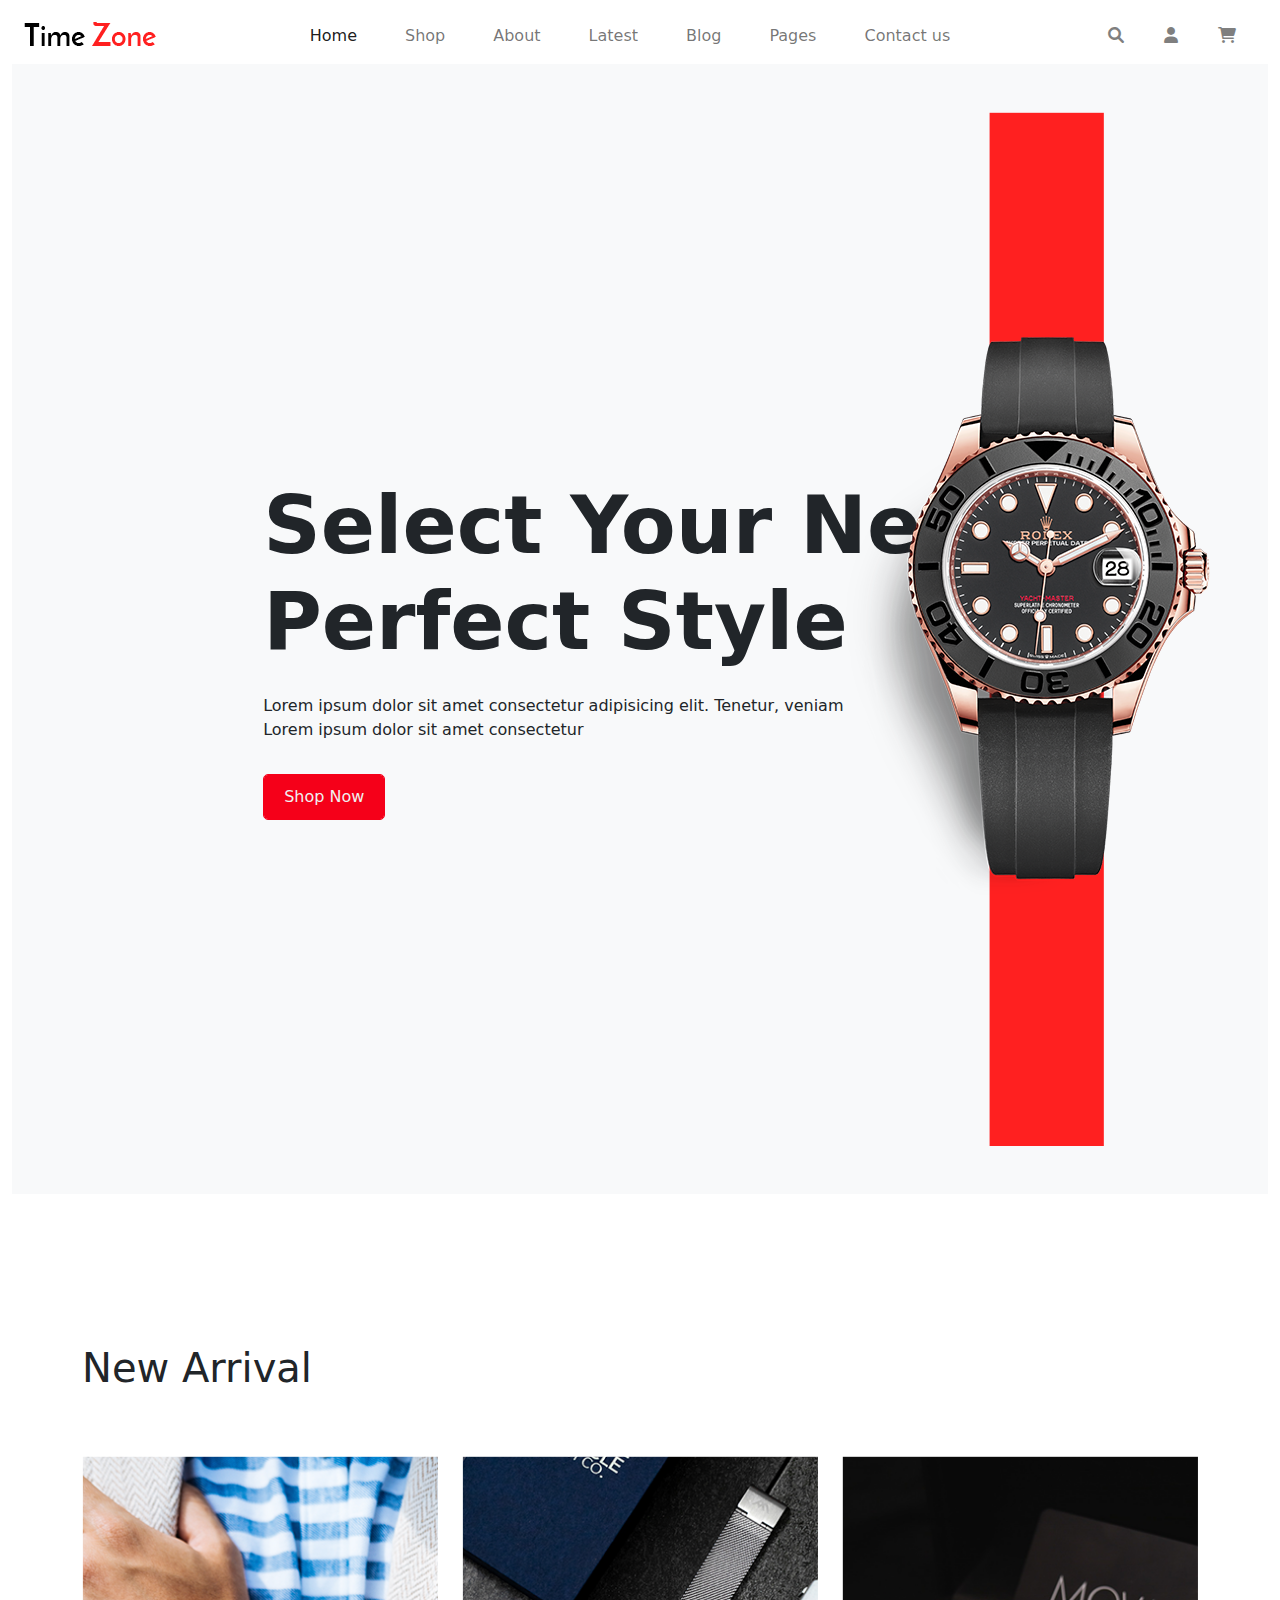
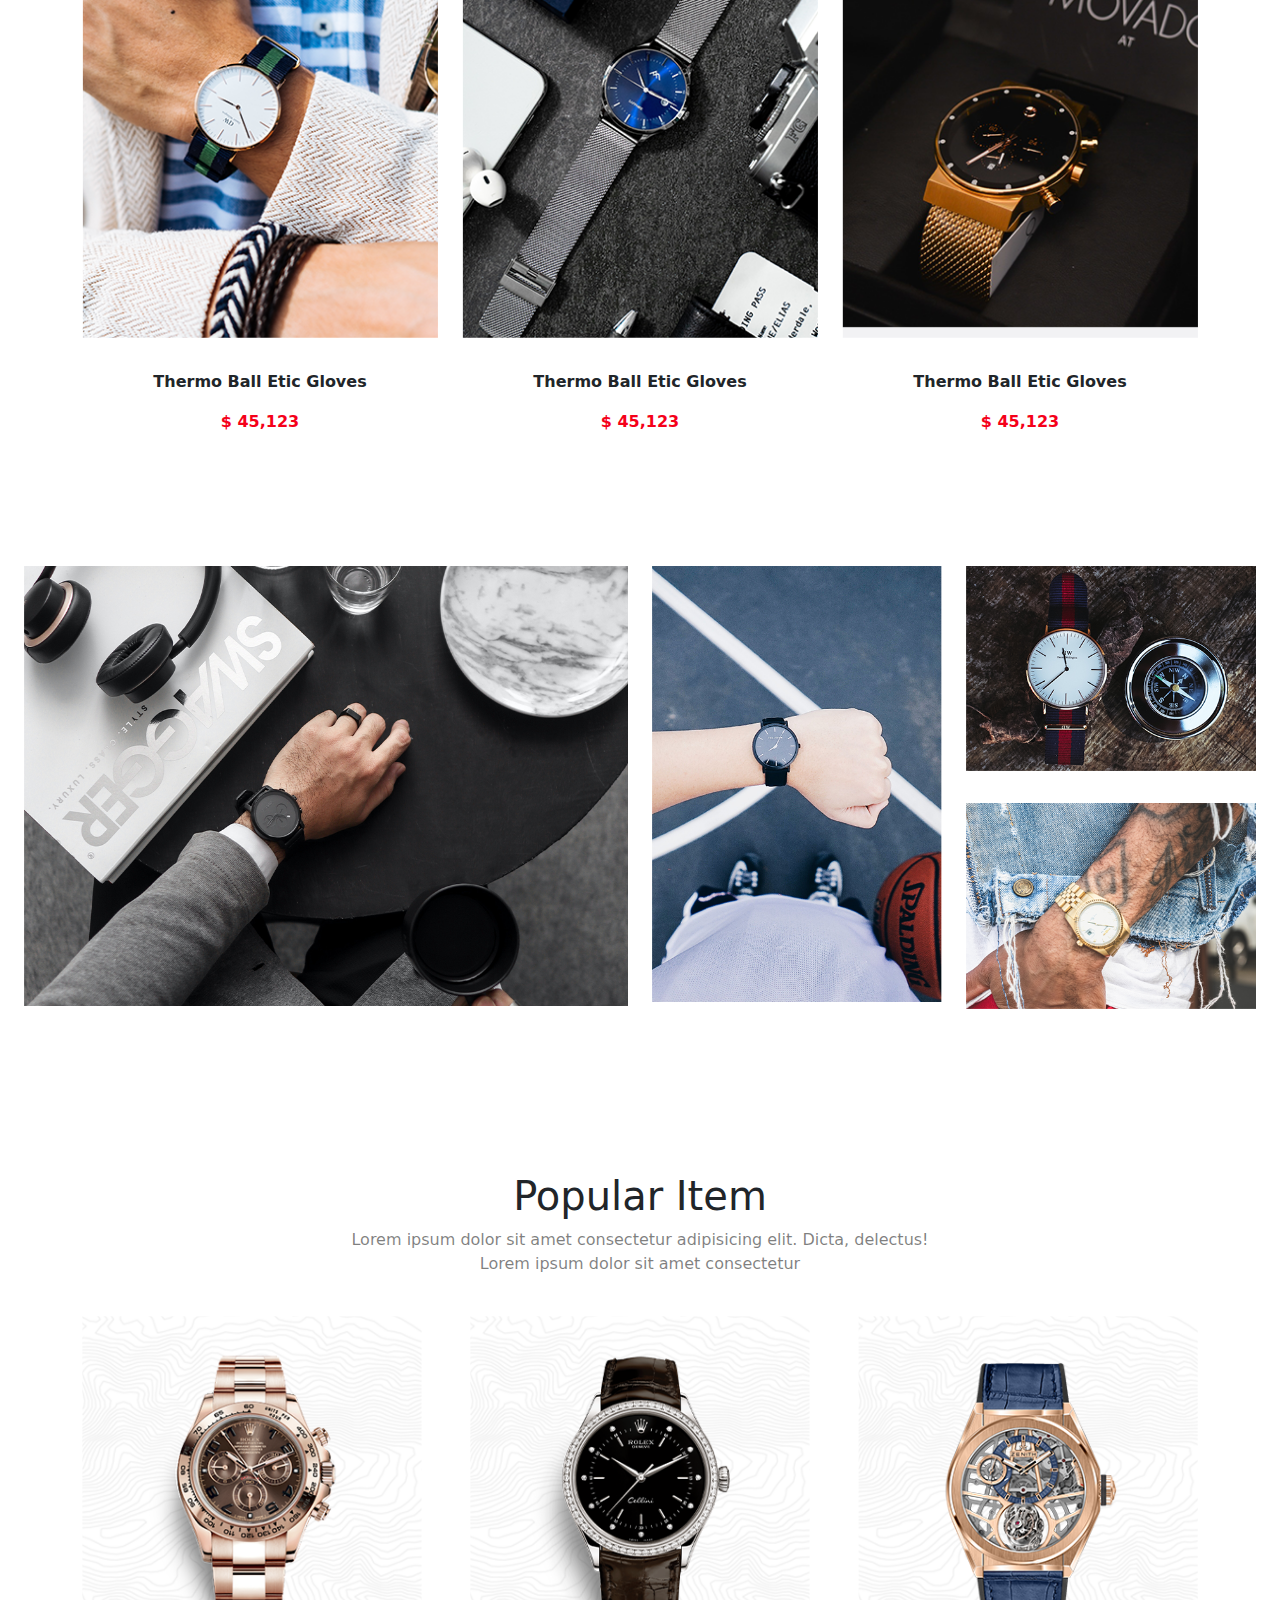
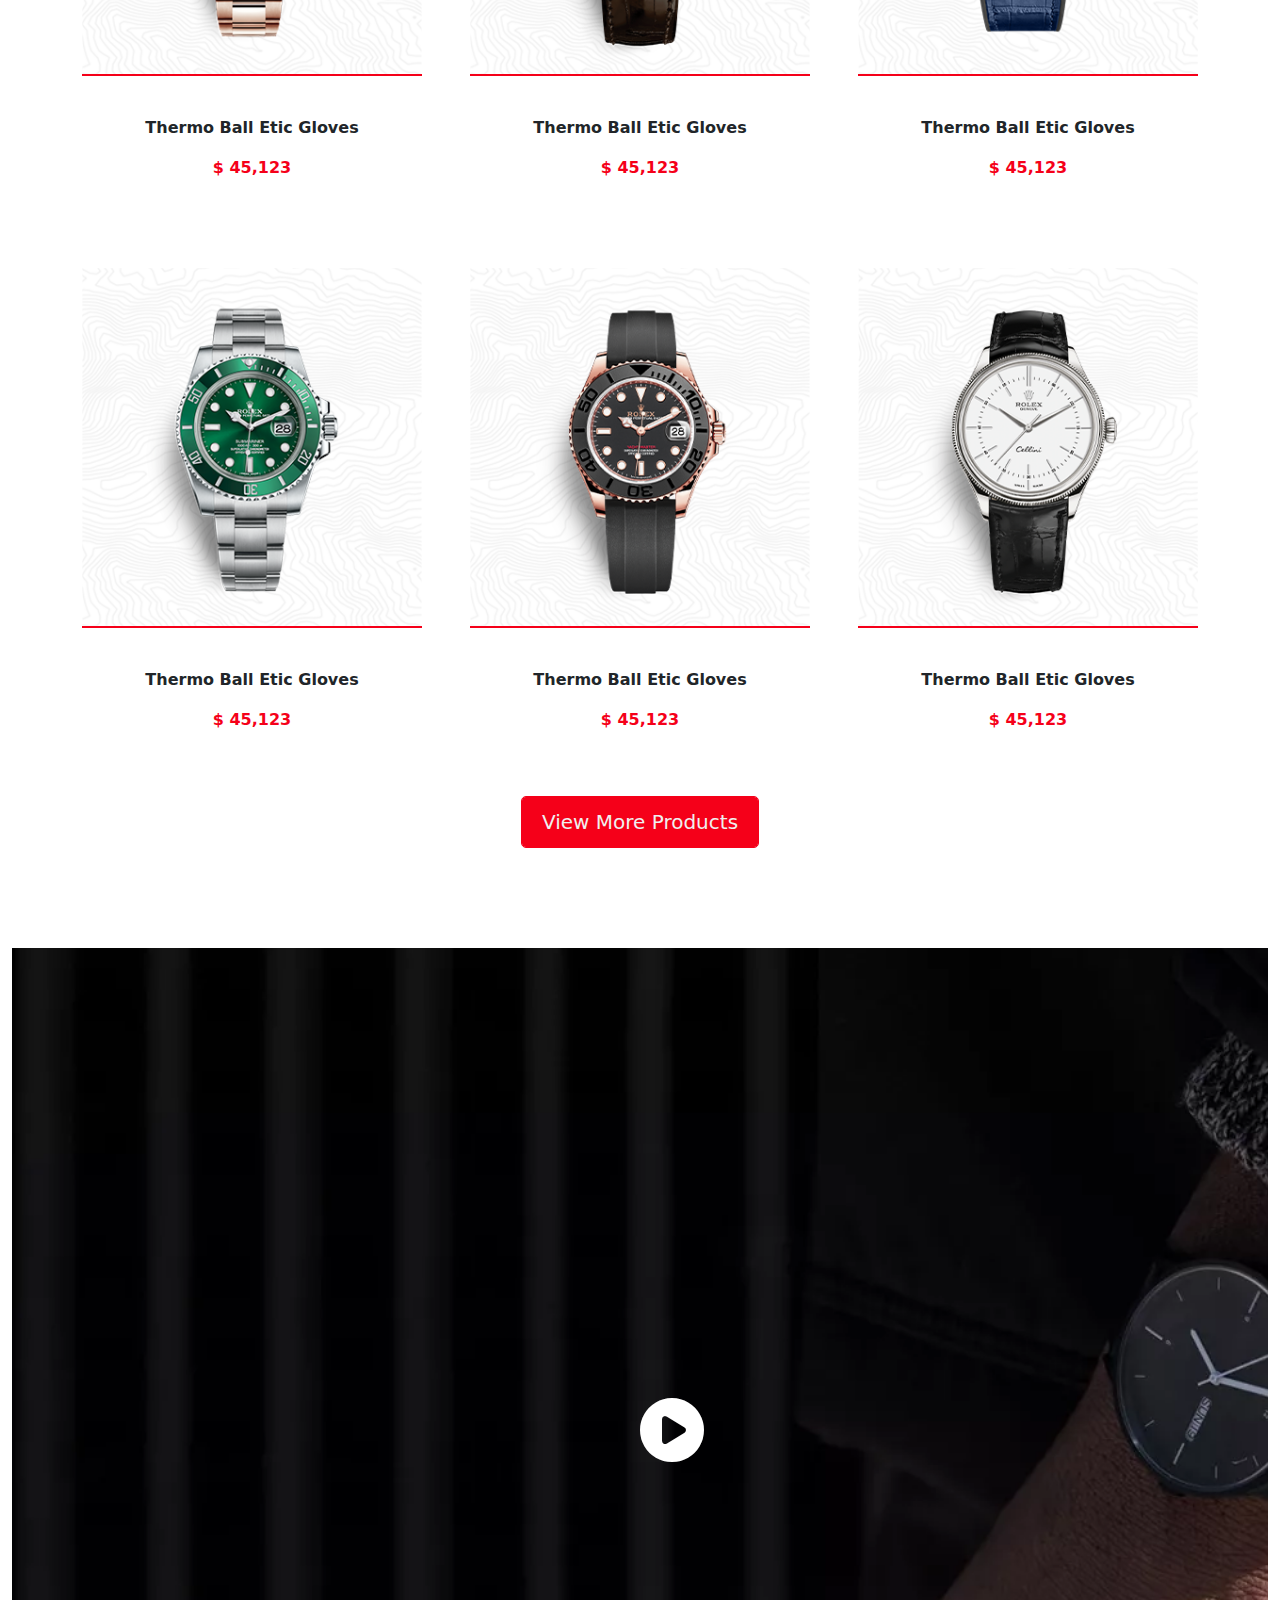
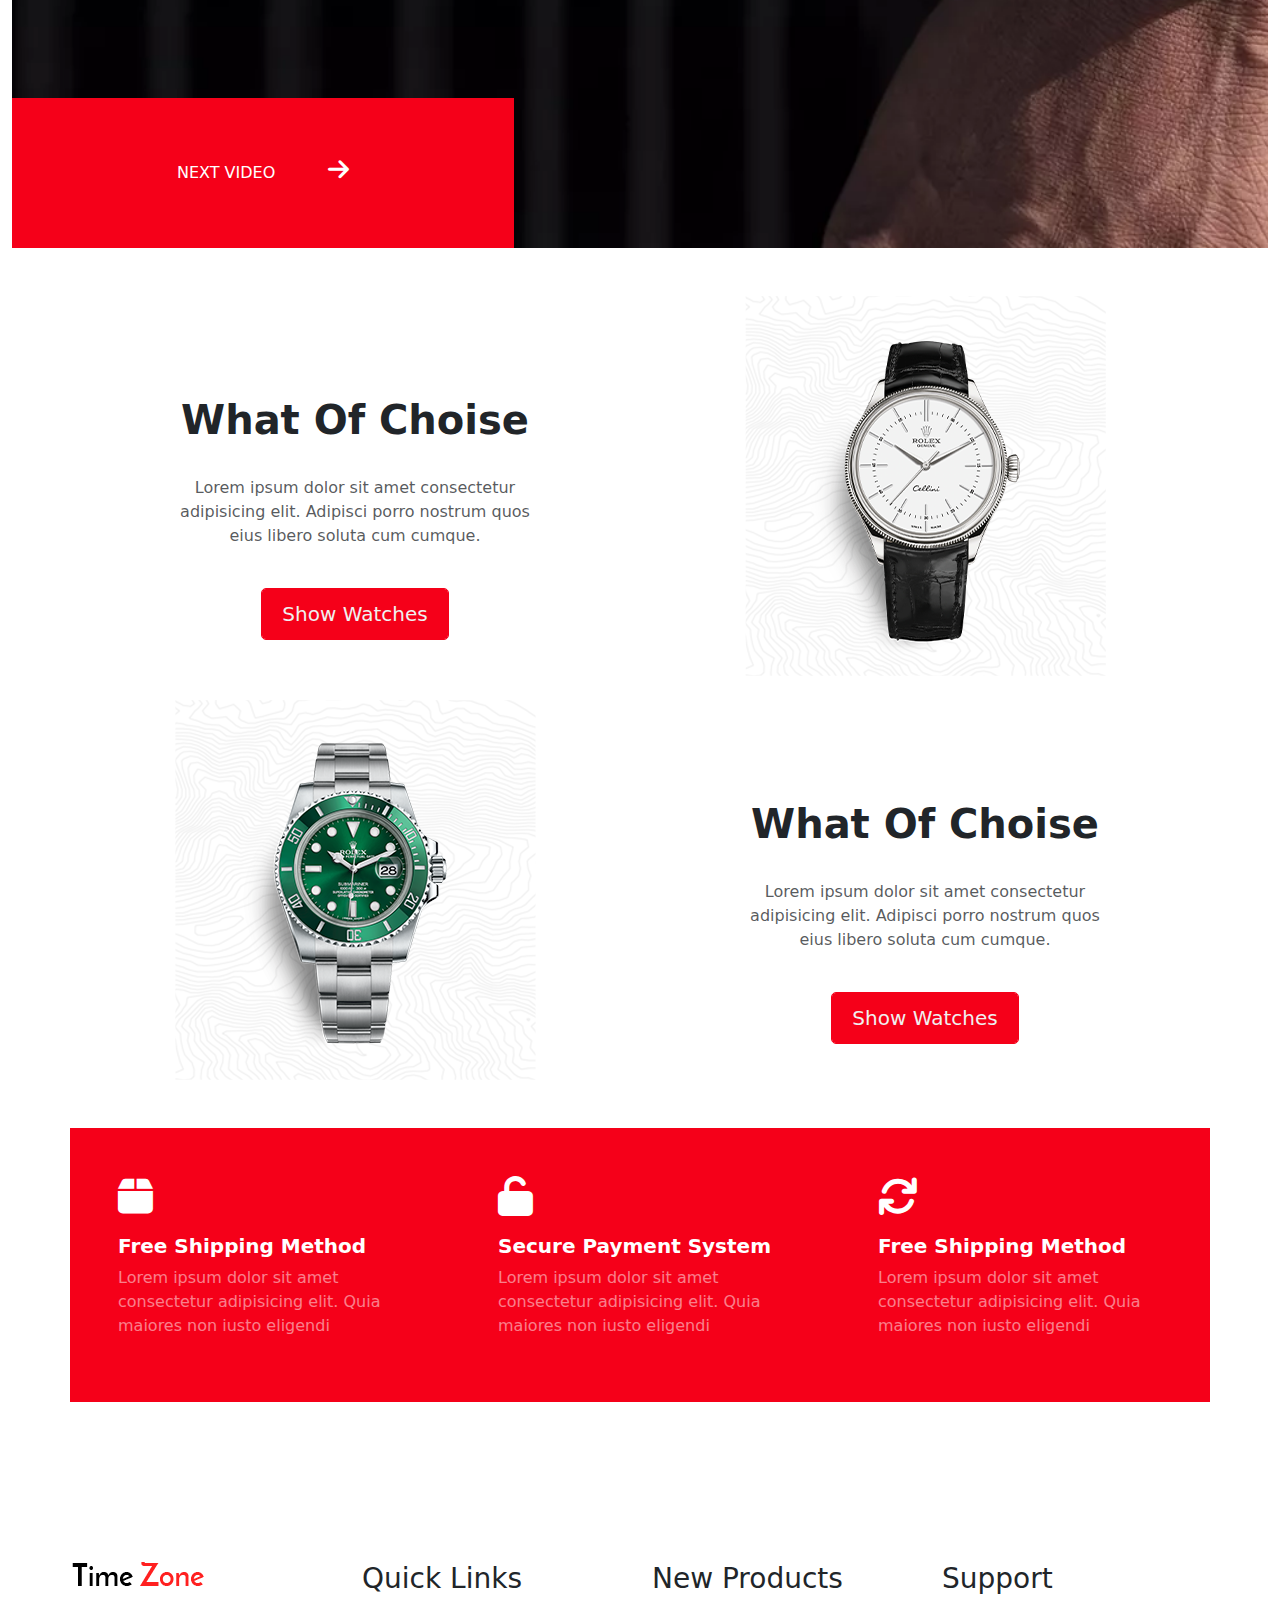
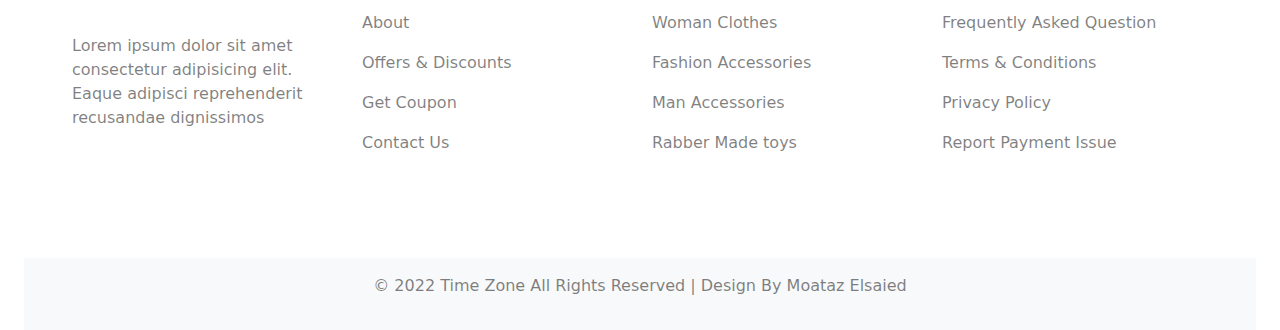
<file: index.html>
<!DOCTYPE html>
<html lang="en">

<head>
    <meta charset="UTF-8">
    <meta http-equiv="X-UA-Compatible" content="IE=edge">
    <meta name="viewport" content="width=device-width, initial-scale=1.0">
    <link rel="stylesheet" href="css/all.min.css">
    <link rel="stylesheet" href="css/bootstrap.css">
    <link rel="stylesheet" href="css/style.css">
    <title>Watches E-Commerce</title>
</head>

<body>
    <main class="container-fluid">
        <!---------------------- Start Header  ----------------------->
        <header>
            <nav class="navbar navbar-expand-lg bg-white">
                <div class="container-fluid">
                    <a class="navbar-brand" href="#"><img src="images/download.webp" alt=""></a>
                    <button class="navbar-toggler" type="button" data-bs-toggle="collapse"
                        data-bs-target="#navbarSupportedContent" aria-controls="navbarSupportedContent"
                        aria-expanded="false" aria-label="Toggle navigation">
                        <span class="navbar-toggler-icon"></span>
                    </button>
                    <div class="collapse navbar-collapse" id="navbarSupportedContent">
                        <ul class="navbar-nav m-auto mb-2 mb-lg-0">
                            <li class="nav-item mx-3">
                                <a class="nav-link active" aria-current="page" href="index.html">Home</a>
                            </li>
                            <li class="nav-item mx-3">
                                <a class="nav-link" href="shop.html">Shop</a>
                            </li>
                            <li class="nav-item mx-3">
                                <a class="nav-link" href="About.html">About</a>
                            </li>
                            <li class="nav-item mx-3">
                                <a class="nav-link" href="Latest.html">Latest</a>
                            </li>
                            <li class="nav-item mx-3">
                                <a class="nav-link" href="#">Blog</a>
                            </li>
                            <li class="nav-item mx-3">
                                <a class="nav-link" href="#">Pages</a>
                            </li>
                            <li class="nav-item mx-3">
                                <a class="nav-link" href="#">Contact us</a>
                            </li>
                        </ul>
                        <ul class="nav mt-2">
                            <li class="nav-item mx-1 mt-md-0">
                                <a class="nav-link" href="#"><i
                                        class="fa-solid fa-magnifying-glass text-black-50"></i></a>
                            </li>
                            <li class="nav-item mx-1 mt-md-0">
                                <a class="nav-link" href="#"><i class="fa-solid fa-user text-black-50"></i></a>
                            </li>
                            <li class="nav-item mx-1  mt-md-0">
                                <a class="nav-link" href="Cart.html"><i class="fa-solid fa-cart-shopping text-black-50"></i></a>
                            </li>
                        </ul>
                    </div>
                </div>
            </nav>
            <div class="container-fluid bg-light banner">
                <div class="row p-5">
                    <div class="col-xl-8 col-lg-8 col-md-8 col-sm-8">
                        <div class="content">
                            <h1 class="display-1 fw-bold">Select Your New <br> Perfect Style</h1>
                            <p class="pt-3">Lorem ipsum dolor sit amet consectetur adipisicing elit. Tenetur, veniam
                                <br> Lorem ipsum dolor sit amet consectetur
                            </p>
                            <a href="#" class="btn mt-3 custom-btn">Shop Now</a>
                        </div>
                    </div>
                    <div class="col-xl-3 col-lg-3 col-md-4 col-sm-4 d-none d-sm-block">
                        <img src="images/xwatch.png.pagespeed.ic.LlRtijfV2T.png" alt="">
                    </div>
                </div>
            </div>
        </header>
        <!------------------- End Header  ---------------------->

        <!---------------- Start Collection  ----------------->
        <section class="container Collection my-5">
            <h1 class="my-5">New Arrival</h1>
            <div class="row row-cols-md-3 row-cols-1">
                <div class="col">
                    <figure class=" w-100">
                        <img src="images/xnew_product1.png.pagespeed.ic.GC30TWVUh9.png" class="img-fluid w-100 my-3"
                            alt="">
                        <figcaption>
                            <p class="text-center fw-bold pt-3">Thermo Ball Etic Gloves</p>
                            <p class="text-danger text-center fw-bold">$ 45,123</p>
                        </figcaption>
                    </figure>
                </div>
                <div class="col">
                    <figure class="img-fluid w-100">
                        <img src="images/xnew_product2.png.pagespeed.ic.TisB6MUmE3.png" class="img-fluid w-100 my-3"
                            alt="">
                        <figcaption>
                            <p class="text-center fw-bold pt-3">Thermo Ball Etic Gloves</p>
                            <p class="text-danger text-center fw-bold">$ 45,123</p>
                        </figcaption>
                    </figure>
                </div>
                <div class="col">
                    <figure class="img-fluid w-100">
                        <img src="images/xnew_product3.png.pagespeed.ic.xG1joZNkeV.png" class="img-fluid w-100 my-3"
                            alt="">
                        <figcaption>
                            <p class="text-center fw-bold pt-3">Thermo Ball Etic Gloves</p>
                            <p class="text-danger text-center fw-bold">$ 45,123</p>
                        </figcaption>
                    </figure>
                </div>
            </div>
        </section>
        <!---------------- End Collection  ----------------->
        <!---------------- Start Section  ----------------->
        <section class="container-fluid my-5">
            <div class="row">
                <div class="col-md-6">
                    <img src="images/xgallery1.png.pagespeed.ic.RiMoEHAQJU.webp" class="img-fluid w-100 my-3" alt="">
                </div>
                <div class="col-md-3">
                    <img src="images/xgallery2.png.pagespeed.ic.R67GzIjQgh.webp" class="img-fluid w-100 my-3" alt="">
                </div>
                <div class="col-md-3">
                    <img src="images/xgallery3.png.pagespeed.ic.38W7JPYvku.webp" class="img-fluid w-100 my-3" alt="">
                    <img src="images/xgallery4.png.pagespeed.ic.eeH-radW60.webp" class="img-fluid w-100 mt-3" alt="">
                </div>
            </div>
        </section>
        <!---------------- End Section  ----------------->
        <!---------------- Start Popular-item  ----------------->
        <section class="container Popular-item my-5">
            <h1 class="text-center mt-5">Popular Item</h1>
            <p class="text-center text-black-50">Lorem ipsum dolor sit amet consectetur adipisicing elit. Dicta,
                delectus! <br>Lorem ipsum dolor sit amet consectetur</p>
            <div class="row row-cols-md-3 row-cols-1 g-5">
                <div class="col">
                    <img src="images/xpopular1.png.pagespeed.ic.V6f1NFO7gC.png" class="img-fluid w-100 my-4" alt="">
                    <div class="Hide-Hover">
                        <div class="heart">
                            <i class="fa-regular fa-heart fs-4"></i>
                        </div>
                    </div>
                    <p class="text-center fw-bold pt-3">Thermo Ball Etic Gloves</p>
                    <p class="text-danger text-center fw-bold">$ 45,123</p>

                </div>
                <div class="col">
                    <img src="images/xpopular2.png.pagespeed.ic.tyRElexSbg.png" class="img-fluid w-100 my-4" alt="">
                    <div class="Hide-Hover">
                        <div class="heart">
                            <i class="fa-regular fa-heart fs-4"></i>
                        </div>
                    </div>
                    <p class="text-center fw-bold pt-3">Thermo Ball Etic Gloves</p>
                    <p class="text-danger text-center fw-bold">$ 45,123</p>
                </div>
                <div class="col">
                    <img src="images/xpopular3.png.pagespeed.ic.hSa1p1jqty.png" class="img-fluid w-100 my-4" alt="">
                    <div class="Hide-Hover">
                        <div class="heart">
                            <i class="fa-regular fa-heart fs-4"></i>
                        </div>
                    </div>
                    <p class="text-center fw-bold pt-3">Thermo Ball Etic Gloves</p>
                    <p class="text-danger text-center fw-bold">$ 45,123</p>
                </div>
                <div class="col">
                    <img src="images/xpopular4.png.pagespeed.ic.-4ClcOF8fv.png" class="img-fluid w-100 my-4" alt="">
                    <div class="Hide-Hover">
                        <div class="heart">
                            <i class="fa-regular fa-heart fs-4"></i>
                        </div>
                    </div>
                    <p class="text-center fw-bold pt-3">Thermo Ball Etic Gloves</p>
                    <p class="text-danger text-center fw-bold">$ 45,123</p>
                </div>
                <div class="col">
                    <img src="images/xpopular5.png.pagespeed.ic.ak-jzjbDc8.png" class="img-fluid w-100 my-4" alt="">
                    <div class="Hide-Hover">
                        <div class="heart">
                            <i class="fa-regular fa-heart fs-4"></i>
                        </div>
                    </div>
                    <p class="text-center fw-bold pt-3">Thermo Ball Etic Gloves</p>
                    <p class="text-danger text-center fw-bold">$ 45,123</p>
                </div>
                <div class="col">
                    <img src="images/xpopular6.png.pagespeed.ic.Q3zrxHTInj.png" class="img-fluid w-100 my-4" alt="">
                    <div class="Hide-Hover">
                        <div class="heart">
                            <i class="fa-regular fa-heart fs-4"></i>
                        </div>
                    </div>
                    <p class="text-center fw-bold pt-3">Thermo Ball Etic Gloves</p>
                    <p class="text-danger text-center fw-bold">$ 45,123</p>
                </div>
            </div>
            <div class="button text-center mt-5">
                <a href="#" class="btn btn-lg custom-btn">View More Products</a>
            </div>
        </section>
        <!---------------- End Popular-item  ----------------->
        <!---------------- Start Video  ----------------->
        <section class="container-fluid my-5 video">
            <div class="Video-Player text-center">
                <i class="fa-solid fa-circle-play text-white fa-4x"></i>
            </div>
            <div class="bg-danger new-video">
                <p class="text-white text-center">NEXT VIDEO <i class="fa-solid fa-arrow-right ps-5 fs-4"></i></p>
            </div>
        </section>
        <!---------------- End Video ----------------->
        <!---------------- Start Choise  ----------------->
        <section class="container my-5">
            <div class="row row-cols-lg-2 row-cols-1 g-4">
                <div class="col Choise text-center">
                    <h1 class="fw-bold">What Of Choise</h1>
                    <p class="text-muted py-4">Lorem ipsum dolor sit amet consectetur <br> adipisicing elit. Adipisci
                        porro
                        nostrum quos <br> eius libero
                        soluta cum cumque.</p>
                    <a href="#" class="btn btn-lg custom-btn">Show Watches</a>
                </div>
                <div class="col">
                    <img src="images/xpopular6.png.pagespeed.ic.Q3zrxHTInj.png" class="d-block m-auto" alt="">
                </div>
                <div class="col">
                    <img src="images/xpopular4.png.pagespeed.ic.-4ClcOF8fv.png" class="d-block m-auto" alt="">
                </div>
                <div class="col Choise text-center">
                    <h1 class="fw-bold">What Of Choise</h1>
                    <p class="text-muted py-4">Lorem ipsum dolor sit amet consectetur<br> adipisicing elit. Adipisci
                        porro
                        nostrum quos<br> eius libero
                        soluta cum cumque.</p>
                    <a href="#" class="btn btn-lg custom-btn">Show Watches</a>
                </div>
            </div>
        </section>
        <!---------------- End Choise ----------------->

        <!---------------- Start Section  ----------------->
        <section class="container my-5">
            <div class="row row-cols-md-3 row-cols-1 bg-danger text-white">
                <div class="col p-5">
                    <i class="fa-solid fa-box fs-1"></i>
                    <h5 class="fw-bold mt-3">Free Shipping Method</h5>
                    <p class="text-white-50">Lorem ipsum dolor sit amet consectetur adipisicing elit. Quia maiores non
                        iusto eligendi</p>
                </div>
                <div class="col p-5">
                    <i class="fa-solid fa-unlock fs-1"></i>
                    <h5 class="fw-bold mt-3">Secure Payment System</h5>
                    <p class="text-white-50">Lorem ipsum dolor sit amet consectetur adipisicing elit. Quia maiores non
                        iusto eligendi</p>
                </div>
                <div class="col p-5">
                    <i class="fa-solid fa-arrows-rotate fs-1"></i>
                    <h5 class="fw-bold mt-3">Free Shipping Method</h5>
                    <p class="text-white-50">Lorem ipsum dolor sit amet consectetur adipisicing elit. Quia maiores non
                        iusto eligendi</p>
                </div>
            </div>
        </section>
        <!---------------- End Section ----------------->
        <!--------------- Start Footer  ----------------->
        <footer>
            <div class="container-fluid pt-5">
                <div class="row row-cols-md-4 row-cols-1 p-5">
                    <div class="col my-3">
                        <img src="images/download.webp" alt="">
                        <p class="text-black-50 py-5">Lorem ipsum dolor sit amet consectetur adipisicing elit. Eaque
                            adipisci reprehenderit
                            recusandae dignissimos
                        </p>
                    </div>
                    <div class="col my-3">
                        <h3>Quick Links</h3>
                        <ul class="list-unstyled">
                            <li class="text-black-50 py-2">About</li>
                            <li class="text-black-50 py-2">Offers & Discounts</li>
                            <li class="text-black-50 py-2">Get Coupon</li>
                            <li class="text-black-50 py-2">Contact Us</li>
                        </ul>
                    </div>
                    <div class="col my-3">
                        <h3>New Products</h3>
                        <ul class="list-unstyled">
                            <li class="text-black-50 py-2">Woman Clothes</li>
                            <li class="text-black-50 py-2">Fashion Accessories</li>
                            <li class="text-black-50 py-2">Man Accessories</li>
                            <li class="text-black-50 py-2">Rabber Made toys</li>
                        </ul>
                    </div>
                    <div class="col my-3">
                        <h3>Support</h3>
                        <ul class="list-unstyled">
                            <li class="text-black-50 py-2">Frequently Asked Question</li>
                            <li class="text-black-50 py-2">Terms & Conditions</li>
                            <li class="text-black-50 py-2">Privacy Policy</li>
                            <li class="text-black-50 py-2">Report Payment Issue</li>
                        </ul>
                    </div>
                </div>
                <div class="copyright text-center p-3 bg-light text-black-50">
                    <p> &copy; 2022 Time Zone All Rights Reserved | Design By Moataz Elsaied </p>
                </div>
            </div>
        </footer>
        <!------------------ End Footer  ---------------------->
    </main>
    <script src="js/bootstrap.bundle.js"></script>
</body>

</html>
</file>
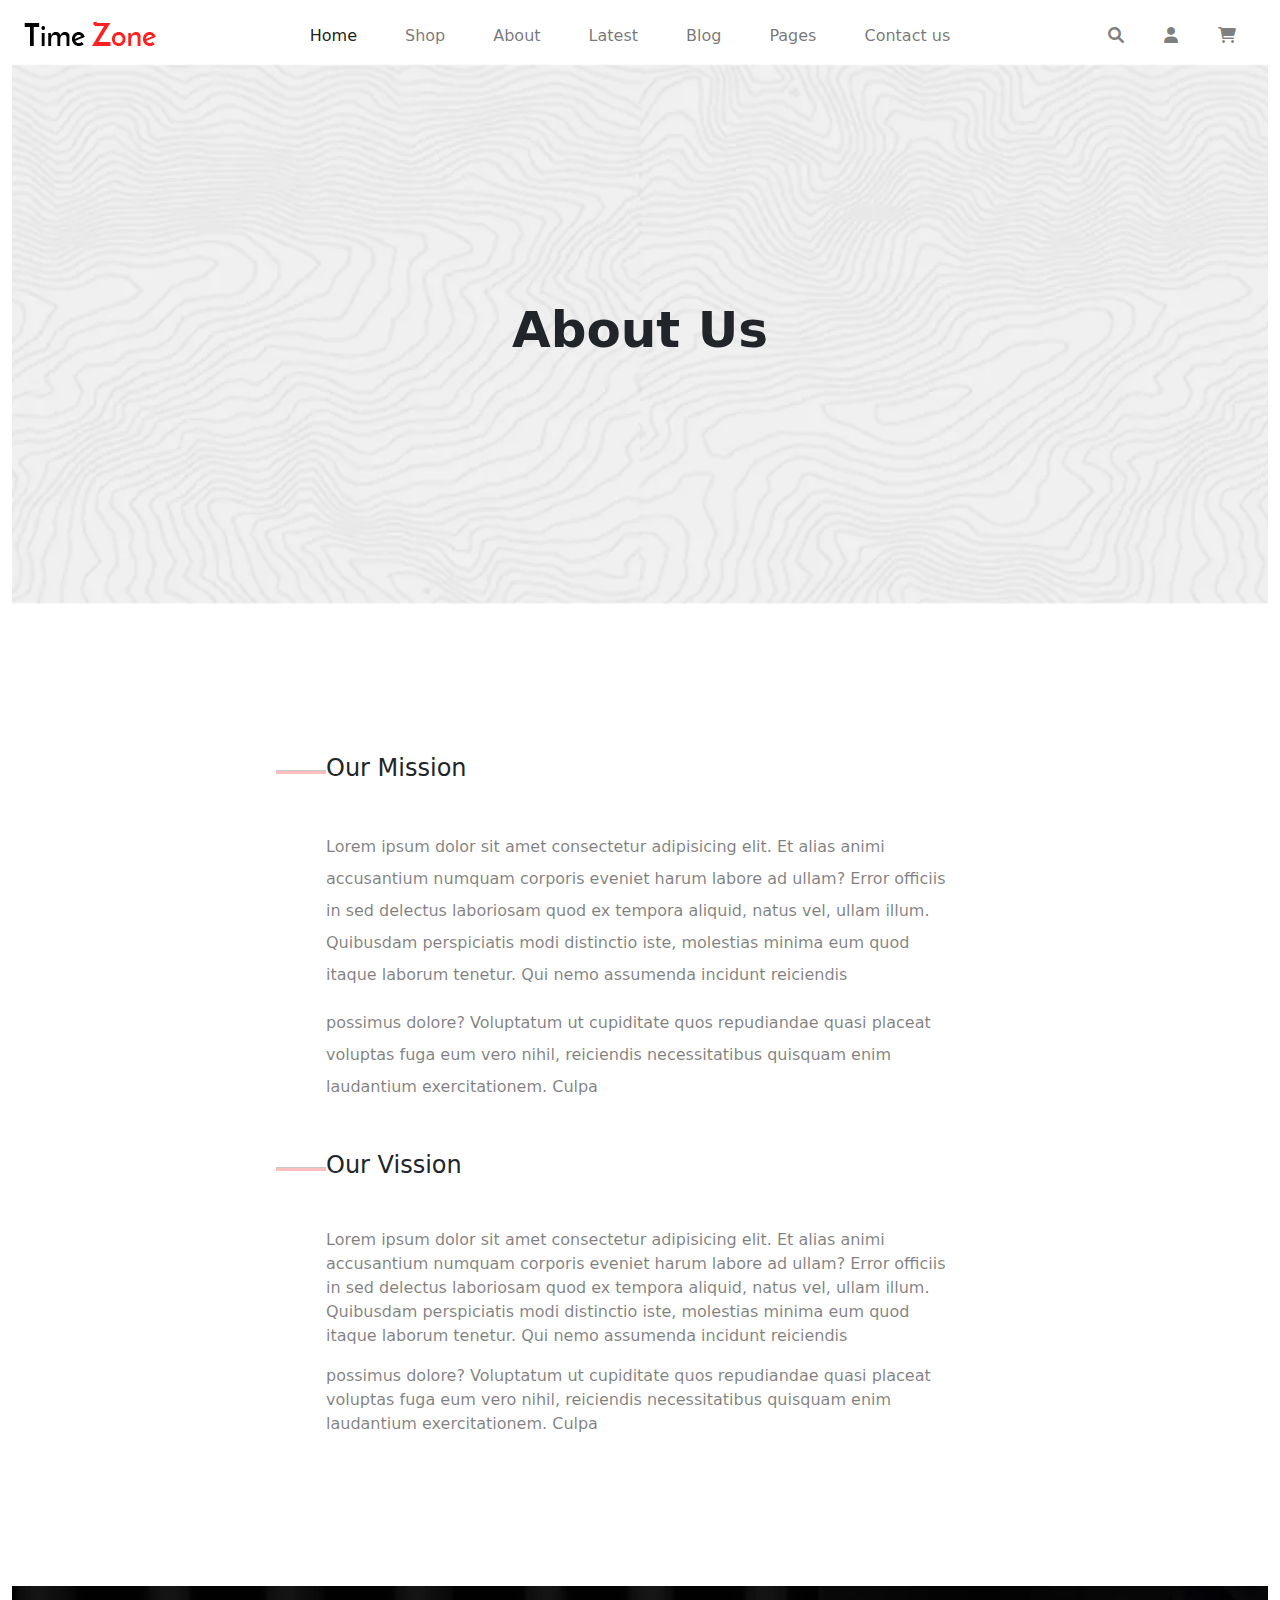
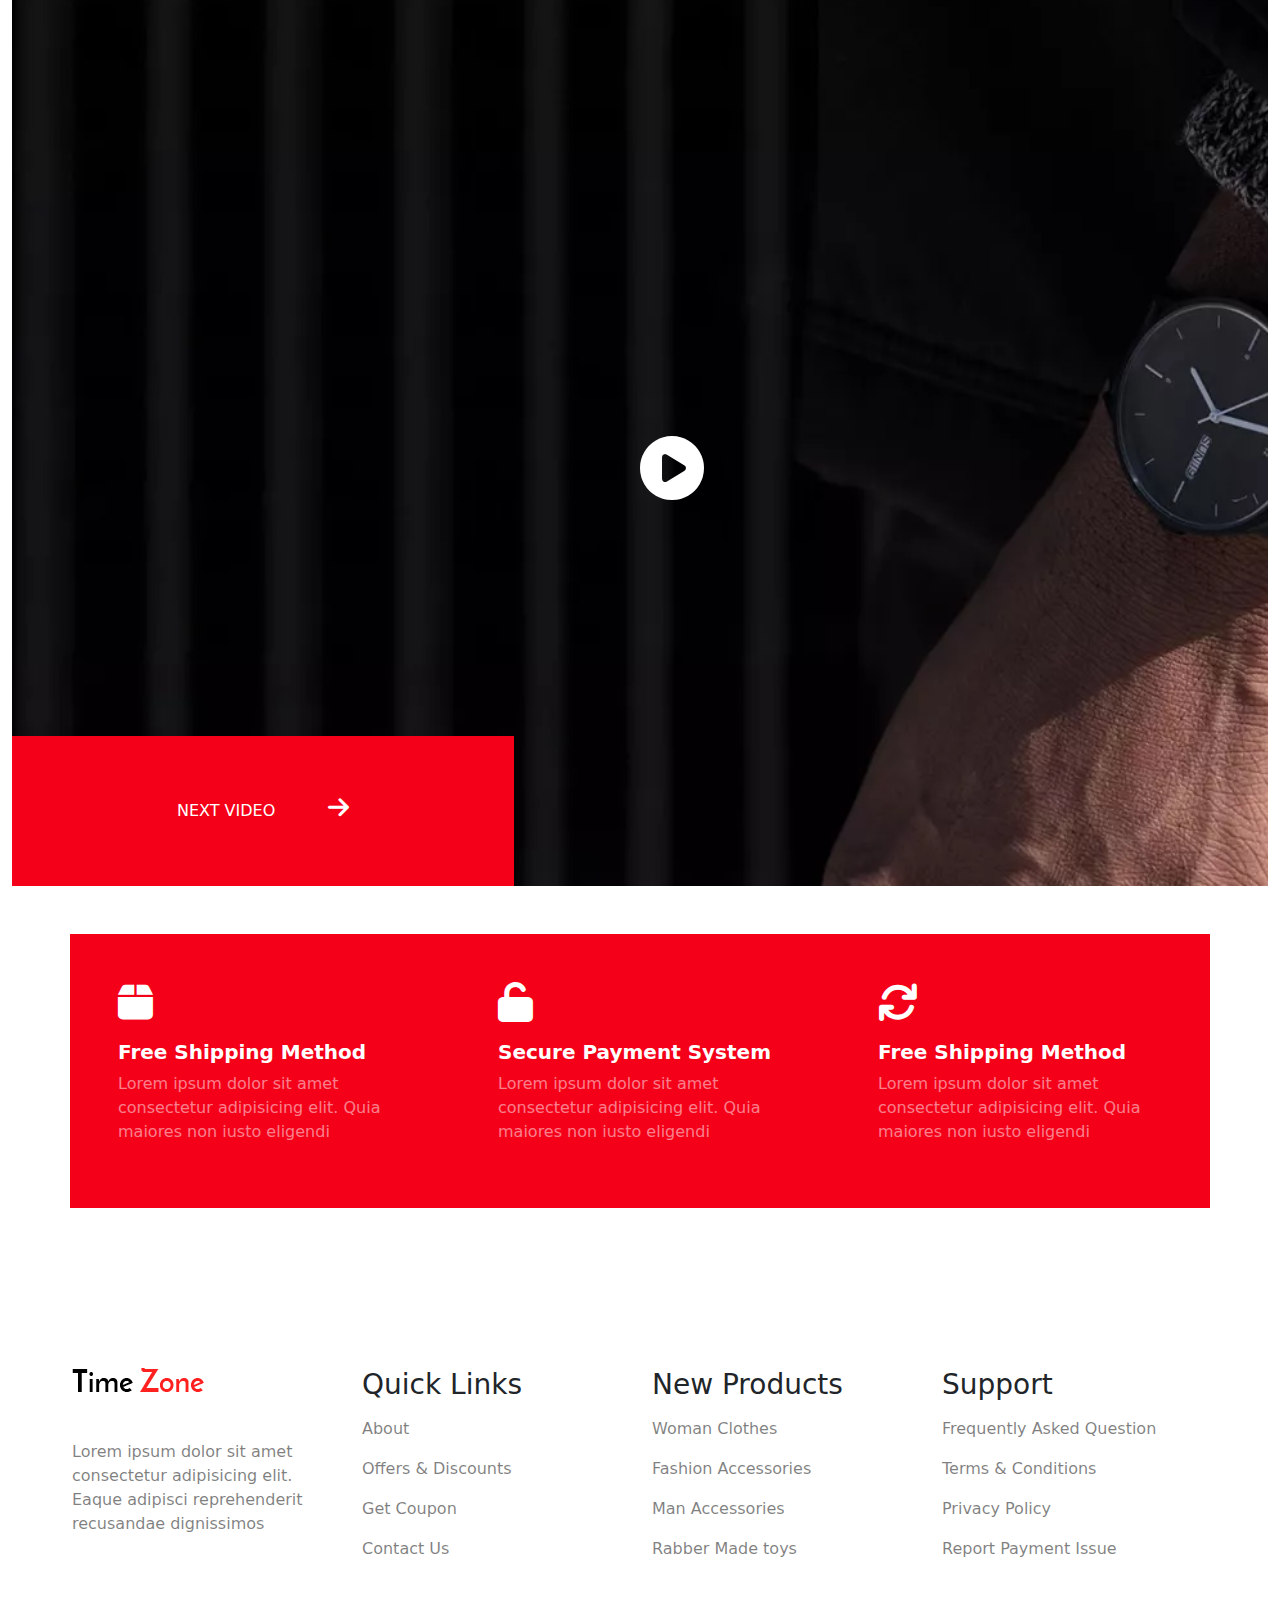
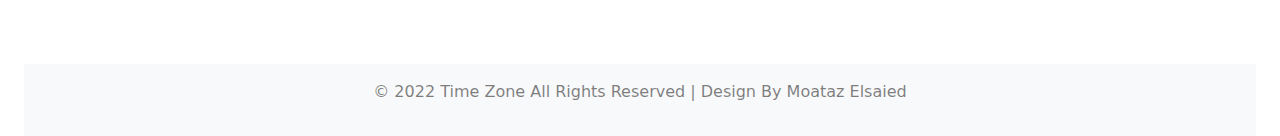
<file: About.html>
<!DOCTYPE html>
<html lang="en">

<head>
    <meta charset="UTF-8">
    <meta http-equiv="X-UA-Compatible" content="IE=edge">
    <meta name="viewport" content="width=device-width, initial-scale=1.0">
    <link rel="stylesheet" href="css/all.min.css">
    <link rel="stylesheet" href="css/bootstrap.css">
    <link rel="stylesheet" href="css/style.css">
    <title>Watches E-Commerce</title>
</head>

<body>
    <main class="container-fluid">
        <!---------------------- Start Header  ----------------------->
        <header>
            <nav class="navbar navbar-expand-lg bg-white">
                <div class="container-fluid">
                    <a class="navbar-brand" href="#"><img src="images/download.webp" alt=""></a>
                    <button class="navbar-toggler" type="button" data-bs-toggle="collapse"
                        data-bs-target="#navbarSupportedContent" aria-controls="navbarSupportedContent"
                        aria-expanded="false" aria-label="Toggle navigation">
                        <span class="navbar-toggler-icon"></span>
                    </button>
                    <div class="collapse navbar-collapse" id="navbarSupportedContent">
                        <ul class="navbar-nav m-auto mb-2 mb-lg-0">
                            <li class="nav-item mx-3">
                                <a class="nav-link active" aria-current="page" href="index.html">Home</a>
                            </li>
                            <li class="nav-item mx-3">
                                <a class="nav-link" href="Shop.html">Shop</a>
                            </li>
                            <li class="nav-item mx-3">
                                <a class="nav-link" href="About.html">About</a>
                            </li>
                            <li class="nav-item mx-3">
                                <a class="nav-link" href="Latest.html">Latest</a>
                            </li>
                            <li class="nav-item mx-3">
                                <a class="nav-link" href="#">Blog</a>
                            </li>
                            <li class="nav-item mx-3">
                                <a class="nav-link" href="#">Pages</a>
                            </li>
                            <li class="nav-item mx-3">
                                <a class="nav-link" href="#">Contact us</a>
                            </li>
                        </ul>
                        <ul class="nav mt-2">
                            <li class="nav-item mx-1 mt-md-0">
                                <a class="nav-link" href="#"><i
                                        class="fa-solid fa-magnifying-glass text-black-50"></i></a>
                            </li>
                            <li class="nav-item mx-1 mt-md-0">
                                <a class="nav-link" href="#"><i class="fa-solid fa-user text-black-50"></i></a>
                            </li>
                            <li class="nav-item mx-1  mt-md-0">
                                <a class="nav-link" href="Cart.html"><i class="fa-solid fa-cart-shopping text-black-50"></i></a>
                            </li>
                        </ul>
                    </div>
                </div>
            </nav>
            <div class="container-fluid About-us">
                <div class="Adress">
                    <h1>About Us</h1>
                </div>
            </div>
        </header>
        <!------------------- End Header  ---------------------->
        <!------------------- Start Mission  ---------------------->
        <div class="mission">
            <div class="para1">
            <hr size="6px" width="50px" color="red">    <h4 class="my-5">Our Mission</h4>
            <p class="text-black-50">Lorem ipsum dolor sit amet consectetur adipisicing elit. Et alias animi accusantium numquam corporis eveniet harum labore ad ullam? Error officiis in sed delectus laboriosam quod ex tempora aliquid, natus vel, ullam illum. Quibusdam perspiciatis modi distinctio iste, molestias minima eum quod itaque laborum tenetur. Qui nemo assumenda incidunt reiciendis </p>
            <p class="text-black-50">
                possimus dolore? Voluptatum ut cupiditate quos repudiandae quasi placeat voluptas fuga eum vero nihil, reiciendis necessitatibus quisquam enim laudantium exercitationem. Culpa
            </p>
            </div>
            <div class="para2">
                <hr size="6px" width="50px" color="red">   <h4 class="my-5">Our Vission</h4>
            <p class="text-black-50">Lorem ipsum dolor sit amet consectetur adipisicing elit. Et alias animi accusantium numquam corporis eveniet harum labore ad ullam? Error officiis in sed delectus laboriosam quod ex tempora aliquid, natus vel, ullam illum. Quibusdam perspiciatis modi distinctio iste, molestias minima eum quod itaque laborum tenetur. Qui nemo assumenda incidunt reiciendis </p>
            <p class="text-black-50">
                possimus dolore? Voluptatum ut cupiditate quos repudiandae quasi placeat voluptas fuga eum vero nihil, reiciendis necessitatibus quisquam enim laudantium exercitationem. Culpa
            </p>
            </div>
        </div>
        <!------------------- End Mission  ---------------------->

          <!---------------- Start Video  ----------------->
          <section class="container-fluid my-5 video">
            <div class="Video-Player text-center">
                <i class="fa-solid fa-circle-play text-white fa-4x"></i>
            </div>
            <div class="bg-danger new-video">
                <p class="text-white text-center">NEXT VIDEO <i class="fa-solid fa-arrow-right ps-5 fs-4"></i></p>
            </div>
        </section>
        <!---------------- End Video ----------------->
          <!---------------- Start Section  ----------------->
          <section class="container my-5">
            <div class="row row-cols-md-3 row-cols-1 bg-danger text-white">
                <div class="col p-5">
                    <i class="fa-solid fa-box fs-1"></i>
                    <h5 class="fw-bold mt-3">Free Shipping Method</h5>
                    <p class="text-white-50">Lorem ipsum dolor sit amet consectetur adipisicing elit. Quia maiores non
                        iusto eligendi</p>
                </div>
                <div class="col p-5">
                    <i class="fa-solid fa-unlock fs-1"></i>
                    <h5 class="fw-bold mt-3">Secure Payment System</h5>
                    <p class="text-white-50">Lorem ipsum dolor sit amet consectetur adipisicing elit. Quia maiores non
                        iusto eligendi</p>
                </div>
                <div class="col p-5">
                    <i class="fa-solid fa-arrows-rotate fs-1"></i>
                    <h5 class="fw-bold mt-3">Free Shipping Method</h5>
                    <p class="text-white-50">Lorem ipsum dolor sit amet consectetur adipisicing elit. Quia maiores non
                        iusto eligendi</p>
                </div>
            </div>
        </section>
        <!---------------- End Section ----------------->
        <!--------------- Start Footer  ----------------->
        <footer>
            <div class="container-fluid pt-5">
                <div class="row row-cols-md-4 row-cols-1 p-5">
                    <div class="col my-3">
                        <img src="images/download.webp" alt="">
                        <p class="text-black-50 py-5">Lorem ipsum dolor sit amet consectetur adipisicing elit. Eaque
                            adipisci reprehenderit
                            recusandae dignissimos
                        </p>
                    </div>
                    <div class="col my-3">
                        <h3>Quick Links</h3>
                        <ul class="list-unstyled">
                            <li class="text-black-50 py-2">About</li>
                            <li class="text-black-50 py-2">Offers & Discounts</li>
                            <li class="text-black-50 py-2">Get Coupon</li>
                            <li class="text-black-50 py-2">Contact Us</li>
                        </ul>
                    </div>
                    <div class="col my-3">
                        <h3>New Products</h3>
                        <ul class="list-unstyled">
                            <li class="text-black-50 py-2">Woman Clothes</li>
                            <li class="text-black-50 py-2">Fashion Accessories</li>
                            <li class="text-black-50 py-2">Man Accessories</li>
                            <li class="text-black-50 py-2">Rabber Made toys</li>
                        </ul>
                    </div>
                    <div class="col my-3">
                        <h3>Support</h3>
                        <ul class="list-unstyled">
                            <li class="text-black-50 py-2">Frequently Asked Question</li>
                            <li class="text-black-50 py-2">Terms & Conditions</li>
                            <li class="text-black-50 py-2">Privacy Policy</li>
                            <li class="text-black-50 py-2">Report Payment Issue</li>
                        </ul>
                    </div>
                </div>
                <div class="copyright text-center p-3 bg-light text-black-50">
                    <p> &copy; 2022 Time Zone All Rights Reserved | Design By Moataz Elsaied </p>
                </div>
            </div>
        </footer>
        <!------------------ End Footer  ---------------------->
    </main>
    <script src="js/bootstrap.bundle.js"></script>
</body>

</html>
</file>
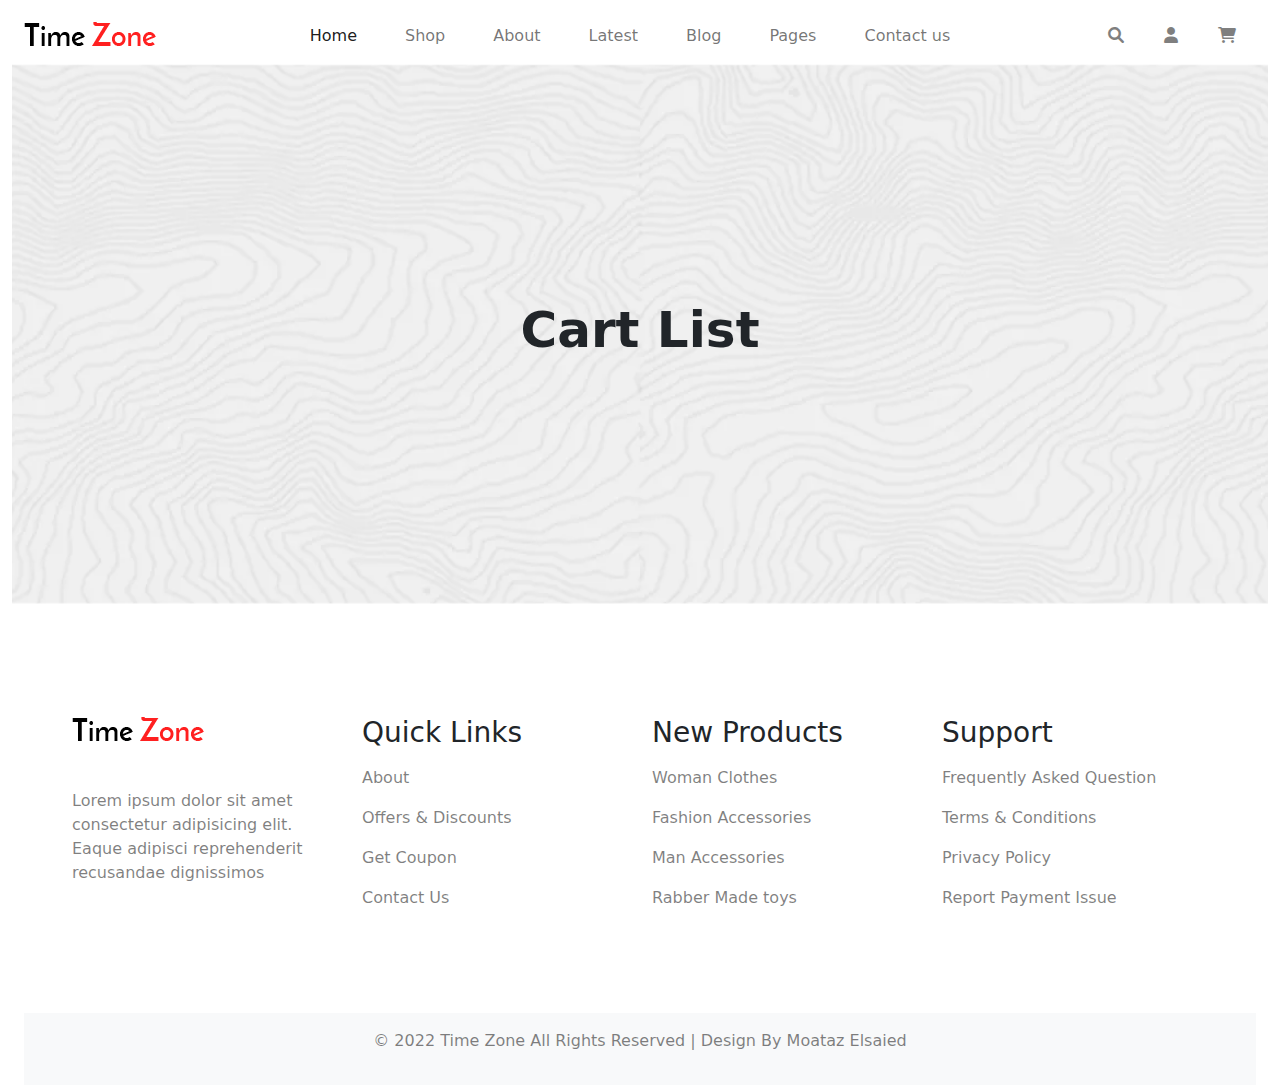
<file: Cart.html>
<!DOCTYPE html>
<html lang="en">
<head>
    <meta charset="UTF-8">
    <meta http-equiv="X-UA-Compatible" content="IE=edge">
    <meta name="viewport" content="width=device-width, initial-scale=1.0">
    <link rel="stylesheet" href="css/all.min.css">
    <link rel="stylesheet" href="css/bootstrap.css">
    <link rel="stylesheet" href="css/style.css">
    <title>Watches E-Commerce</title>
</head>

<body>
    <main class="container-fluid">
        <!---------------------- Start Header  ----------------------->
        <header>
            <nav class="navbar navbar-expand-lg bg-white">
                <div class="container-fluid">
                    <a class="navbar-brand" href="#"><img src="images/download.webp" alt=""></a>
                    <button class="navbar-toggler" type="button" data-bs-toggle="collapse"
                        data-bs-target="#navbarSupportedContent" aria-controls="navbarSupportedContent"
                        aria-expanded="false" aria-label="Toggle navigation">
                        <span class="navbar-toggler-icon"></span>
                    </button>
                    <div class="collapse navbar-collapse" id="navbarSupportedContent">
                        <ul class="navbar-nav m-auto mb-2 mb-lg-0">
                            <li class="nav-item mx-3">
                                <a class="nav-link active" aria-current="page" href="index.html">Home</a>
                            </li>
                            <li class="nav-item mx-3">
                                <a class="nav-link" href="Shop.html">Shop</a>
                            </li>
                            <li class="nav-item mx-3">
                                <a class="nav-link" href="About.html">About</a>
                            </li>
                            <li class="nav-item mx-3">
                                <a class="nav-link" href="Latest.html">Latest</a>
                            </li>
                            <li class="nav-item mx-3">
                                <a class="nav-link" href="#">Blog</a>
                            </li>
                            <li class="nav-item mx-3">
                                <a class="nav-link" href="#">Pages</a>
                            </li>
                            <li class="nav-item mx-3">
                                <a class="nav-link" href="#">Contact us</a>
                            </li>
                        </ul>
                        <ul class="nav mt-2">
                            <li class="nav-item mx-1 mt-md-0">
                                <a class="nav-link" href="#"><i
                                        class="fa-solid fa-magnifying-glass text-black-50"></i></a>
                            </li>
                            <li class="nav-item mx-1 mt-md-0">
                                <a class="nav-link" href="#"><i class="fa-solid fa-user text-black-50"></i></a>
                            </li>
                            <li class="nav-item mx-1  mt-md-0">
                                <a class="nav-link" href="Cart.html"><i class="fa-solid fa-cart-shopping text-black-50"></i></a>
                            </li>
                        </ul>
                    </div>
                </div>
            </nav>
            <div class="container-fluid Cart">
                <div class="Adress">
                    <h1>Cart List</h1>
                </div>
            </div>
        </header>
        <!------------------- End Header  ---------------------->

          <!--------------- Start Footer  ----------------->
          <footer>
            <div class="container-fluid pt-5">
                <div class="row row-cols-md-4 row-cols-1 p-5">
                    <div class="col my-3">
                        <img src="images/download.webp" alt="">
                        <p class="text-black-50 py-5">Lorem ipsum dolor sit amet consectetur adipisicing elit. Eaque
                            adipisci reprehenderit
                            recusandae dignissimos
                        </p>
                    </div>
                    <div class="col my-3">
                        <h3>Quick Links</h3>
                        <ul class="list-unstyled">
                            <li class="text-black-50 py-2">About</li>
                            <li class="text-black-50 py-2">Offers & Discounts</li>
                            <li class="text-black-50 py-2">Get Coupon</li>
                            <li class="text-black-50 py-2">Contact Us</li>
                        </ul>
                    </div>
                    <div class="col my-3">
                        <h3>New Products</h3>
                        <ul class="list-unstyled">
                            <li class="text-black-50 py-2">Woman Clothes</li>
                            <li class="text-black-50 py-2">Fashion Accessories</li>
                            <li class="text-black-50 py-2">Man Accessories</li>
                            <li class="text-black-50 py-2">Rabber Made toys</li>
                        </ul>
                    </div>
                    <div class="col my-3">
                        <h3>Support</h3>
                        <ul class="list-unstyled">
                            <li class="text-black-50 py-2">Frequently Asked Question</li>
                            <li class="text-black-50 py-2">Terms & Conditions</li>
                            <li class="text-black-50 py-2">Privacy Policy</li>
                            <li class="text-black-50 py-2">Report Payment Issue</li>
                        </ul>
                    </div>
                </div>
                <div class="copyright text-center p-3 bg-light text-black-50">
                    <p> &copy; 2022 Time Zone All Rights Reserved | Design By Moataz Elsaied </p>
                </div>
            </div>
        </footer>
        <!------------------ End Footer  ---------------------->
    </main>
    <script src="js/bootstrap.bundle.js"></script>
</body>

</html>
</file>
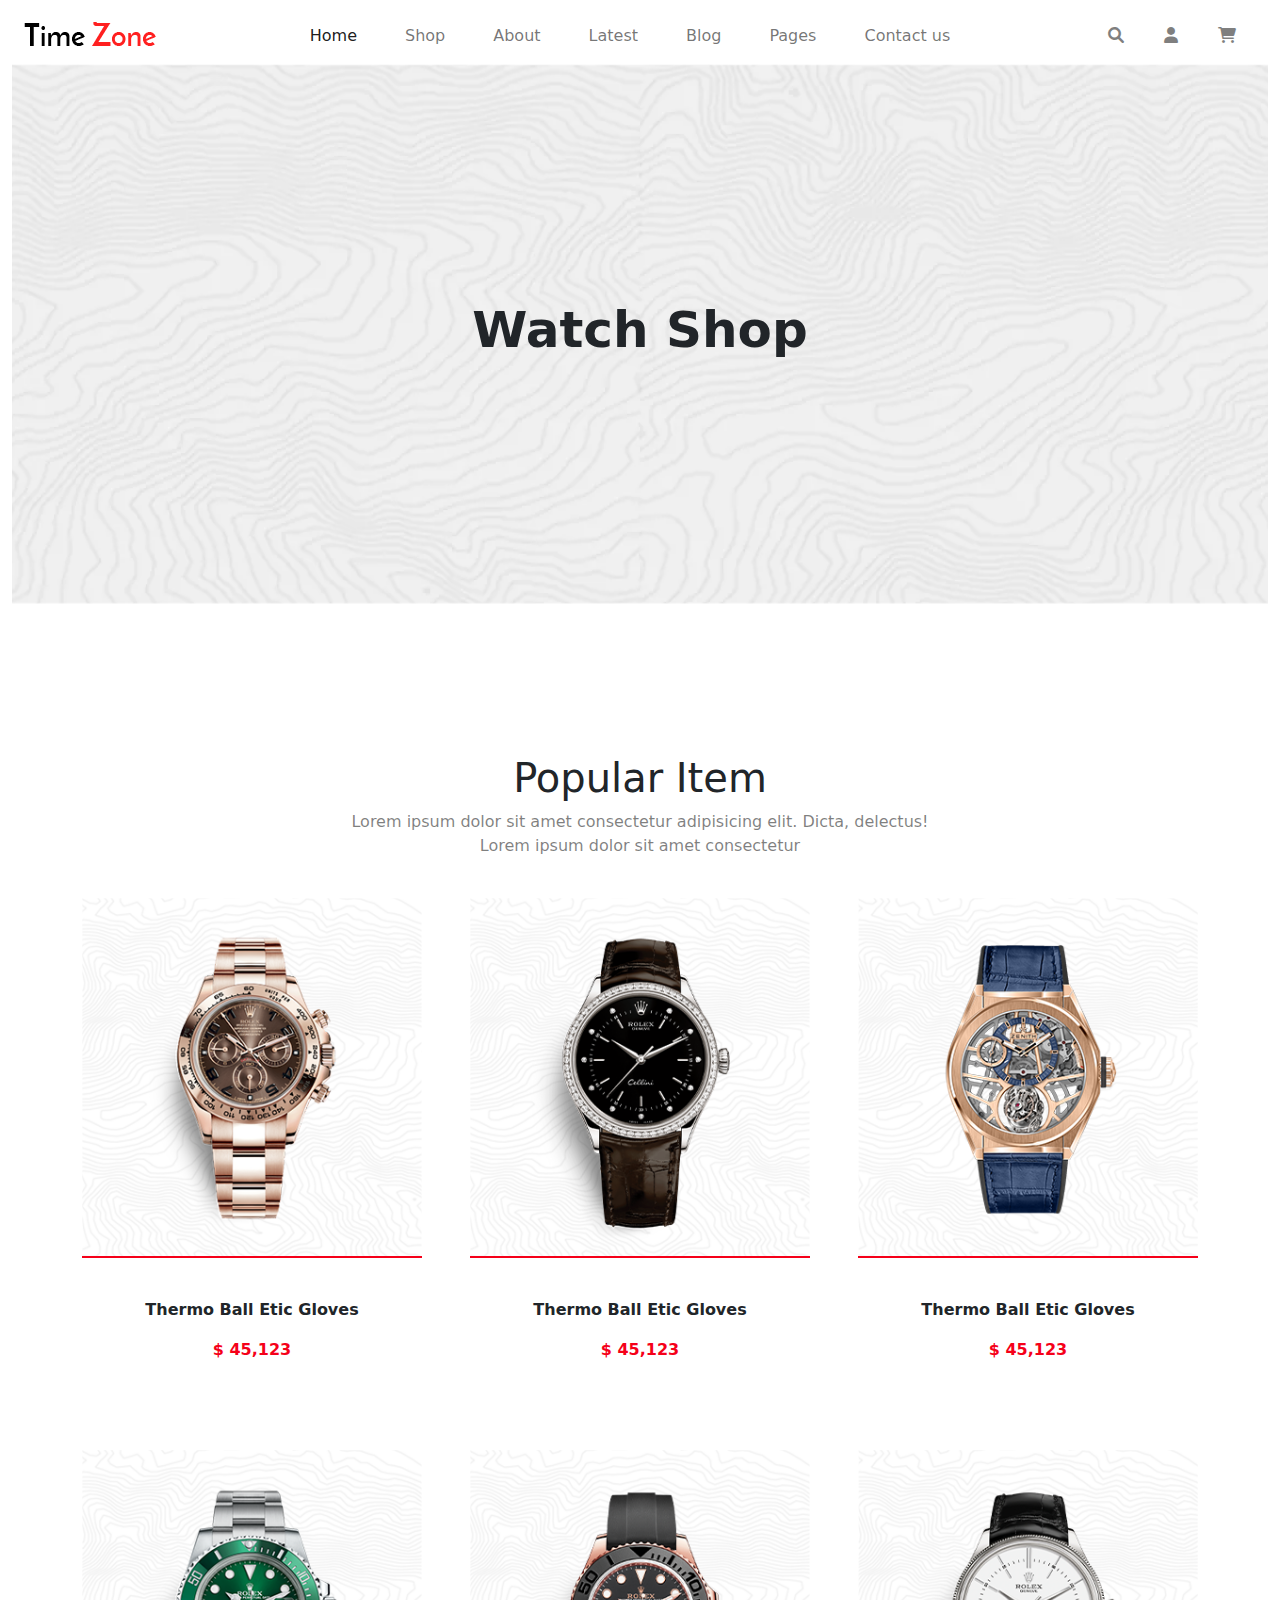
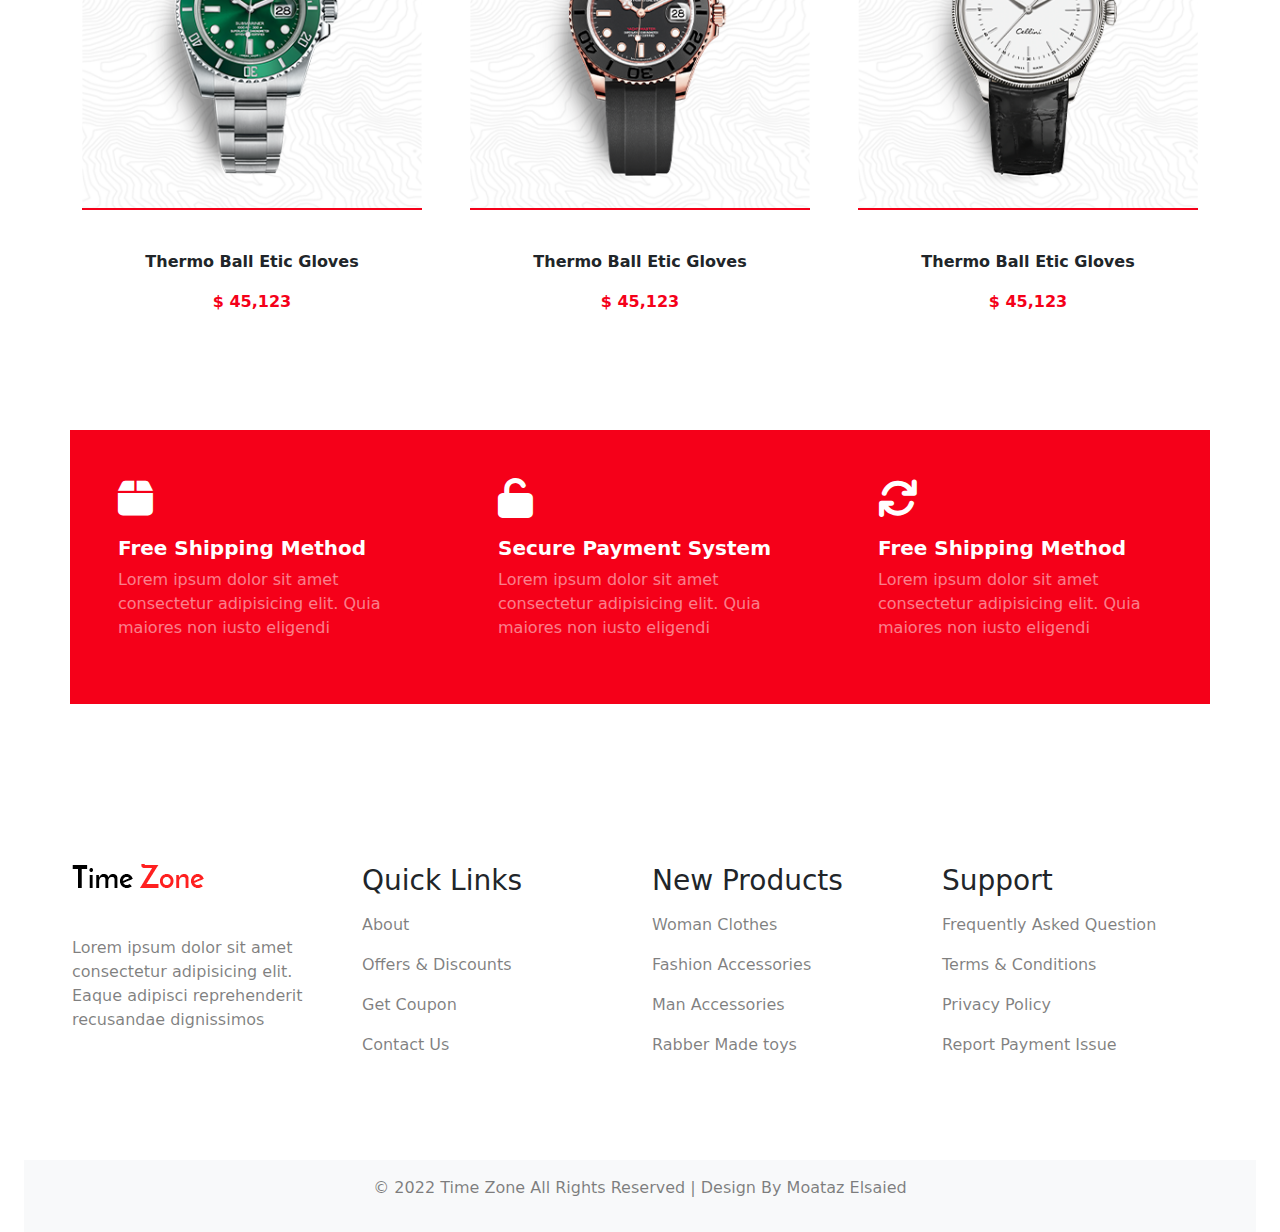
<file: shop.html>
<!DOCTYPE html>
<html lang="en">

<head>
    <meta charset="UTF-8">
    <meta http-equiv="X-UA-Compatible" content="IE=edge">
    <meta name="viewport" content="width=device-width, initial-scale=1.0">
    <link rel="stylesheet" href="css/all.min.css">
    <link rel="stylesheet" href="css/bootstrap.css">
    <link rel="stylesheet" href="css/style.css">
    <title>Watches E-Commerce</title>
</head>

<body>
    <main class="container-fluid">
        <!---------------------- Start Header  ----------------------->
        <header>
            <nav class="navbar navbar-expand-lg bg-white">
                <div class="container-fluid">
                    <a class="navbar-brand" href="#"><img src="images/download.webp" alt=""></a>
                    <button class="navbar-toggler" type="button" data-bs-toggle="collapse"
                        data-bs-target="#navbarSupportedContent" aria-controls="navbarSupportedContent"
                        aria-expanded="false" aria-label="Toggle navigation">
                        <span class="navbar-toggler-icon"></span>
                    </button>
                    <div class="collapse navbar-collapse" id="navbarSupportedContent">
                        <ul class="navbar-nav m-auto mb-2 mb-lg-0">
                            <li class="nav-item mx-3">
                                <a class="nav-link active" aria-current="page" href="index.html">Home</a>
                            </li>
                            <li class="nav-item mx-3">
                                <a class="nav-link" href="Shop.html">Shop</a>
                            </li>
                            <li class="nav-item mx-3">
                                <a class="nav-link" href="About.html">About</a>
                            </li>
                            <li class="nav-item mx-3">
                                <a class="nav-link" href="Latest.html">Latest</a>
                            </li>
                            <li class="nav-item mx-3">
                                <a class="nav-link" href="#">Blog</a>
                            </li>
                            <li class="nav-item mx-3">
                                <a class="nav-link" href="#">Pages</a>
                            </li>
                            <li class="nav-item mx-3">
                                <a class="nav-link" href="#">Contact us</a>
                            </li>
                        </ul>
                        <ul class="nav mt-2">
                            <li class="nav-item mx-1 mt-md-0">
                                <a class="nav-link" href="#"><i
                                        class="fa-solid fa-magnifying-glass text-black-50"></i></a>
                            </li>
                            <li class="nav-item mx-1 mt-md-0">
                                <a class="nav-link" href="#"><i class="fa-solid fa-user text-black-50"></i></a>
                            </li>
                            <li class="nav-item mx-1  mt-md-0">
                                <a class="nav-link" href="Cart.html"><i class="fa-solid fa-cart-shopping text-black-50"></i></a>
                            </li>
                        </ul>
                    </div>
                </div>
            </nav>
            <div class="container-fluid Shop">
                <div class="Adress">
                    <h1>Watch Shop</h1>
                </div>
            </div>
        </header>
        <!------------------- End Header  ---------------------->
                <!---------------- Start Popular-item  ----------------->
                <section class="container Popular-item my-5">
                    <h1 class="text-center mt-5">Popular Item</h1>
                    <p class="text-center text-black-50">Lorem ipsum dolor sit amet consectetur adipisicing elit. Dicta,
                        delectus! <br>Lorem ipsum dolor sit amet consectetur</p>
                    <div class="row row-cols-md-3 row-cols-1 g-5">
                        <div class="col">
                            <img src="images/xpopular1.png.pagespeed.ic.V6f1NFO7gC.png" class="img-fluid w-100 my-4" alt="">
                            <div class="Hide-Hover">
                                <div class="heart">
                                    <i class="fa-regular fa-heart fs-4"></i>
                                </div>
                            </div>
                            <p class="text-center fw-bold pt-3">Thermo Ball Etic Gloves</p>
                            <p class="text-danger text-center fw-bold">$ 45,123</p>
        
                        </div>
                        <div class="col">
                            <img src="images/xpopular2.png.pagespeed.ic.tyRElexSbg.png" class="img-fluid w-100 my-4" alt="">
                            <div class="Hide-Hover">
                                <div class="heart">
                                    <i class="fa-regular fa-heart fs-4"></i>
                                </div>
                            </div>
                            <p class="text-center fw-bold pt-3">Thermo Ball Etic Gloves</p>
                            <p class="text-danger text-center fw-bold">$ 45,123</p>
                        </div>
                        <div class="col">
                            <img src="images/xpopular3.png.pagespeed.ic.hSa1p1jqty.png" class="img-fluid w-100 my-4" alt="">
                            <div class="Hide-Hover">
                                <div class="heart">
                                    <i class="fa-regular fa-heart fs-4"></i>
                                </div>
                            </div>
                            <p class="text-center fw-bold pt-3">Thermo Ball Etic Gloves</p>
                            <p class="text-danger text-center fw-bold">$ 45,123</p>
                        </div>
                        <div class="col">
                            <img src="images/xpopular4.png.pagespeed.ic.-4ClcOF8fv.png" class="img-fluid w-100 my-4" alt="">
                            <div class="Hide-Hover">
                                <div class="heart">
                                    <i class="fa-regular fa-heart fs-4"></i>
                                </div>
                            </div>
                            <p class="text-center fw-bold pt-3">Thermo Ball Etic Gloves</p>
                            <p class="text-danger text-center fw-bold">$ 45,123</p>
                        </div>
                        <div class="col">
                            <img src="images/xpopular5.png.pagespeed.ic.ak-jzjbDc8.png" class="img-fluid w-100 my-4" alt="">
                            <div class="Hide-Hover">
                                <div class="heart">
                                    <i class="fa-regular fa-heart fs-4"></i>
                                </div>
                            </div>
                            <p class="text-center fw-bold pt-3">Thermo Ball Etic Gloves</p>
                            <p class="text-danger text-center fw-bold">$ 45,123</p>
                        </div>
                        <div class="col">
                            <img src="images/xpopular6.png.pagespeed.ic.Q3zrxHTInj.png" class="img-fluid w-100 my-4" alt="">
                            <div class="Hide-Hover">
                                <div class="heart">
                                    <i class="fa-regular fa-heart fs-4"></i>
                                </div>
                            </div>
                            <p class="text-center fw-bold pt-3">Thermo Ball Etic Gloves</p>
                            <p class="text-danger text-center fw-bold">$ 45,123</p>
                        </div>
                    </div>
                </section>
                <!---------------- End Popular-item  ----------------->
                
        <!---------------- Start Section  ----------------->
        <section class="container my-5">
            <div class="row row-cols-md-3 row-cols-1 bg-danger text-white">
                <div class="col p-5">
                    <i class="fa-solid fa-box fs-1"></i>
                    <h5 class="fw-bold mt-3">Free Shipping Method</h5>
                    <p class="text-white-50">Lorem ipsum dolor sit amet consectetur adipisicing elit. Quia maiores non
                        iusto eligendi</p>
                </div>
                <div class="col p-5">
                    <i class="fa-solid fa-unlock fs-1"></i>
                    <h5 class="fw-bold mt-3">Secure Payment System</h5>
                    <p class="text-white-50">Lorem ipsum dolor sit amet consectetur adipisicing elit. Quia maiores non
                        iusto eligendi</p>
                </div>
                <div class="col p-5">
                    <i class="fa-solid fa-arrows-rotate fs-1"></i>
                    <h5 class="fw-bold mt-3">Free Shipping Method</h5>
                    <p class="text-white-50">Lorem ipsum dolor sit amet consectetur adipisicing elit. Quia maiores non
                        iusto eligendi</p>
                </div>
            </div>
        </section>
        <!---------------- End Section ----------------->
         <!--------------- Start Footer  ----------------->
         <footer>
            <div class="container-fluid pt-5">
                <div class="row row-cols-md-4 row-cols-1 p-5">
                    <div class="col my-3">
                        <img src="images/download.webp" alt="">
                        <p class="text-black-50 py-5">Lorem ipsum dolor sit amet consectetur adipisicing elit. Eaque
                            adipisci reprehenderit
                            recusandae dignissimos
                        </p>
                    </div>
                    <div class="col my-3">
                        <h3>Quick Links</h3>
                        <ul class="list-unstyled">
                            <li class="text-black-50 py-2">About</li>
                            <li class="text-black-50 py-2">Offers & Discounts</li>
                            <li class="text-black-50 py-2">Get Coupon</li>
                            <li class="text-black-50 py-2">Contact Us</li>
                        </ul>
                    </div>
                    <div class="col my-3">
                        <h3>New Products</h3>
                        <ul class="list-unstyled">
                            <li class="text-black-50 py-2">Woman Clothes</li>
                            <li class="text-black-50 py-2">Fashion Accessories</li>
                            <li class="text-black-50 py-2">Man Accessories</li>
                            <li class="text-black-50 py-2">Rabber Made toys</li>
                        </ul>
                    </div>
                    <div class="col my-3">
                        <h3>Support</h3>
                        <ul class="list-unstyled">
                            <li class="text-black-50 py-2">Frequently Asked Question</li>
                            <li class="text-black-50 py-2">Terms & Conditions</li>
                            <li class="text-black-50 py-2">Privacy Policy</li>
                            <li class="text-black-50 py-2">Report Payment Issue</li>
                        </ul>
                    </div>
                </div>
                <div class="copyright text-center p-3 bg-light text-black-50">
                    <p> &copy; 2022 Time Zone All Rights Reserved | Design By Moataz Elsaied </p>
                </div>
            </div>
        </footer>
        <!------------------ End Footer  ---------------------->
    </main>
    <script src="js/bootstrap.bundle.js"></script>
</body>

</html>
</file>
<file: css/style.css>
:root {
    --main: #f50019;
    --bs-blue: #0d6efd;
    --bs-indigo: #6610f2;
    --bs-purple: #6f42c1;
    --bs-pink: #d63384;
    --bs-red: #dc3545;
    --bs-orange: #fd7e14;
    --bs-yellow: #ffc107;
    --bs-green: #198754;
    --bs-teal: #20c997;
    --bs-cyan: #0dcaf0;
    --bs-black: #000;
    --bs-white: #fff;
    --bs-gray: #6c757d;
    --bs-gray-dark: #343a40;
    --bs-gray-100: #f8f9fa;
    --bs-gray-200: #e9ecef;
    --bs-gray-300: #dee2e6;
    --bs-gray-400: #ced4da;
    --bs-gray-500: #adb5bd;
    --bs-gray-600: #6c757d;
    --bs-gray-700: #495057;
    --bs-gray-800: #343a40;
    --bs-gray-900: #212529;
    --bs-primary: #0d6efd;
    --bs-secondary: #636363;
    --bs-success: #198754;
    --bs-info: #0dcaf0;
    --bs-warning: #ffc107;
    --bs-danger: #f50019;
    --bs-light: #f8f9fa;
    --bs-dark: #212529;
    --bs-primary-rgb: 13, 110, 253;
    --bs-secondary-rgb: 108, 117, 125;
    --bs-success-rgb: 25, 135, 84;
    --bs-info-rgb: 13, 202, 240;
    --bs-warning-rgb: 255, 193, 7;
    --bs-danger-rgb: 245, 0, 25;
    --bs-light-rgb: 248, 249, 250;
    --bs-dark-rgb: 33, 37, 41;
    --bs-white-rgb: 255, 255, 255;
    --bs-black-rgb: 0, 0, 0;
    --bs-body-color-rgb: 33, 37, 41;
    --bs-body-bg-rgb: 255, 255, 255;
    --bs-font-sans-serif: system-ui, -apple-system, "Segoe UI", Roboto, "Helvetica Neue", "Noto Sans", "Liberation Sans", Arial, sans-serif, "Apple Color Emoji", "Segoe UI Emoji", "Segoe UI Symbol", "Noto Color Emoji";
    --bs-font-monospace: SFMono-Regular, Menlo, Monaco, Consolas, "Liberation Mono", "Courier New", monospace;
    --bs-gradient: linear-gradient(180deg, rgba(255, 255, 255, 0.15), rgba(255, 255, 255, 0));
    --bs-body-font-family: var(--bs-font-sans-serif);
    --bs-body-font-size: 1rem;
    --bs-body-font-weight: 400;
    --bs-body-line-height: 1.5;
    --bs-body-color: #212529;
    --bs-body-bg: #fff;
    --bs-border-width: 1px;
    --bs-border-style: solid;
    --bs-border-color: #dee2e6;
    --bs-border-color-translucent: rgba(0, 0, 0, 0.175);
    --bs-border-radius: 0.375rem;
    --bs-border-radius-sm: 0.25rem;
    --bs-border-radius-lg: 0.5rem;
    --bs-border-radius-xl: 1rem;
    --bs-border-radius-2xl: 2rem;
    --bs-border-radius-pill: 50rem;
    --bs-heading-color: ;
    --bs-link-color: #0d6efd;
    --bs-link-hover-color: #0a58ca;
    --bs-code-color: #d63384;
    --bs-highlight-bg: #fff3cd;
}

.btn-danger {
    --bs-btn-color: #fff;
    --bs-btn-bg: #f50019;
    --bs-btn-border-color: #f50019;
    --bs-btn-hover-color: #fff;
    --bs-btn-hover-bg: #bb2d3b;
    --bs-btn-hover-border-color: #b02a37;
    --bs-btn-focus-shadow-rgb: 225, 83, 97;
    --bs-btn-active-color: #fff;
    --bs-btn-active-bg: #b02a37;
    --bs-btn-active-border-color: #a52834;
    --bs-btn-active-shadow: inset 0 3px 5px rgba(0, 0, 0, 0.125);
    --bs-btn-disabled-color: #fff;
    --bs-btn-disabled-bg: #f50019;
    --bs-btn-disabled-border-color: #f50019;
}

.btn-secondary {
    --bs-btn-color: #fff;
    --bs-btn-bg: #3c3c3c;
    --bs-btn-border-color: #3c3c3c;
    --bs-btn-hover-color: #fff;
    --bs-btn-hover-bg: #5c636a;
    --bs-btn-hover-border-color: #565e64;
    --bs-btn-focus-shadow-rgb: 130, 138, 145;
    --bs-btn-active-color: #fff;
    --bs-btn-active-bg: #565e64;
    --bs-btn-active-border-color: #51585e;
    --bs-btn-active-shadow: inset 0 3px 5px rgba(0, 0, 0, 0.125);
    --bs-btn-disabled-color: #fff;
    --bs-btn-disabled-bg: #3c3c3c;
    --bs-btn-disabled-border-color: #3c3c3c;
}

* {
    padding: 0;
    margin: 0;
    box-sizing: border-box;
}

.custom-btn {
    padding: 10px 20px;
    border-radius: 5px;
    color: #f0f0f0;
    position: relative;
    z-index: 99;
    -webkit-transition: all .8s;
    transition: all .8s;
    overflow: hidden;
    border: 1px solid var(--main);
    font-weight: 500;
}

.custom-btn::after,
.custom-btn::before {
    content: '';
    position: absolute;
    width: 50%;
    height: 100%;
    top: 0;
    z-index: -1;
    -webkit-transition: all .5s linear;
    transition: all .5s linear;
}

.custom-btn::after {
    background-color: var(--main);
    right: 0;
}

.custom-btn::before {
    background-color: var(--main);
    left: 0;
}

.custom-btn:hover {
    background-color: #f4f8fb;
    color: #36415a;
}

.custom-btn:hover::after {
    right: -100%;
}

.custom-btn:hover::before {
    left: -100%;
}

/****************** Start Haeder**********************/
header {
    position: relative;
    width: 100%;
}

header .content {
    position: absolute;
    left: 20%;
    top: 40%;
}

@media screen and (max-width:576px) {
    header .content {
        position: unset;
        left: 0;
        top: 0;
    }
}

header .d-sm-block {
    position: relative;
}

/****************** End Haeder**********************/
.Collection {
    margin-top: 150px !important;
    margin-bottom: 100px !important;
}






.Popular-item {
    margin-top: 150px !important;
    margin-bottom: 100px !important;
    position: relative;
}

.Popular-item .col {
    position: relative;
}

.Popular-item .col img {
    border-bottom: 2px solid var(--main);
}

.heart {
    position: absolute;
    right: 30px;
    top: 40px;
    width: 40px;
}

.Popular-item .Add-item {
    position: absolute;
    width: 90%;
    height: 70px;
    bottom: 120px;
    transition: 1s all;
    z-index: 1111;
}

.Hide-Hover {
    display: none;
}

.col:hover .Hide-Hover {
    display: block;
}


.Choise {
    padding-top: 100px !important;
}

@media screen and (max-width:992px) {
    .Choise {
        padding-top: 20px !important;

    }
}






.video {
    background: url(../images/sectin_bg1.png.webp) no-repeat center/cover;
    width: 100%;
    height: 100vh;
    position: relative;
}

.Video-Player {
    position: absolute;
    top: 50%;
    left: 50%;
}

.new-video {
    position: absolute;
    bottom: 0;
    left: 0;
    width: 40%;
    height: 150px;
}

.new-video p {
    line-height: 150px;
}

/* About-us Page */
header .About-us {
    background: url(../images/about_hero.png.webp) no-repeat center/cover;
    height: 60vh;
    display: flex;
    justify-content: center;
    align-items: center;
}

header .About-us .Adress h1 {
    font-size: 50px;
    font-weight: bold;
}

.mission {
    margin-top: 150px !important;
    margin-bottom: 150px !important;
    position: relative;
}

hr {
    position: absolute;
    left: 21%;
   
}
@media screen and (min-width:762px) and (max-width:992px) {
    hr {
        position: absolute;
        left: 17%;
       
    }
}

.mission .para1 {
    width: 50%;
    margin: auto;
}

.mission .para1 p {
    line-height: 2;
}
.mission .para2 {
    width: 50%;
    margin: auto;
}

.mission .para1 {
    width: 50%;
    margin: auto;
}
/****** End About-Us Page *******/
/****** Start Shop Page *******/

header .Shop {
    background: url(../images/about_hero.png.webp) no-repeat center/cover;
    height: 60vh;
    display: flex;
    justify-content: center;
    align-items: center;
}

header .Shop .Adress h1 {
    font-size: 50px;
    font-weight: bold;
}
/****** End Shop Page *******/

/****** Start Cart Page *******/
header .Cart{

  background: url(../images/about_hero.png.webp) no-repeat center/cover;
    height: 60vh;
    display: flex;
    justify-content: center;
    align-items: center;
}

header .Cart .Adress h1 {
    font-size: 50px;
    font-weight: bold;
}
/****** End Cart Page *******/
</file>
